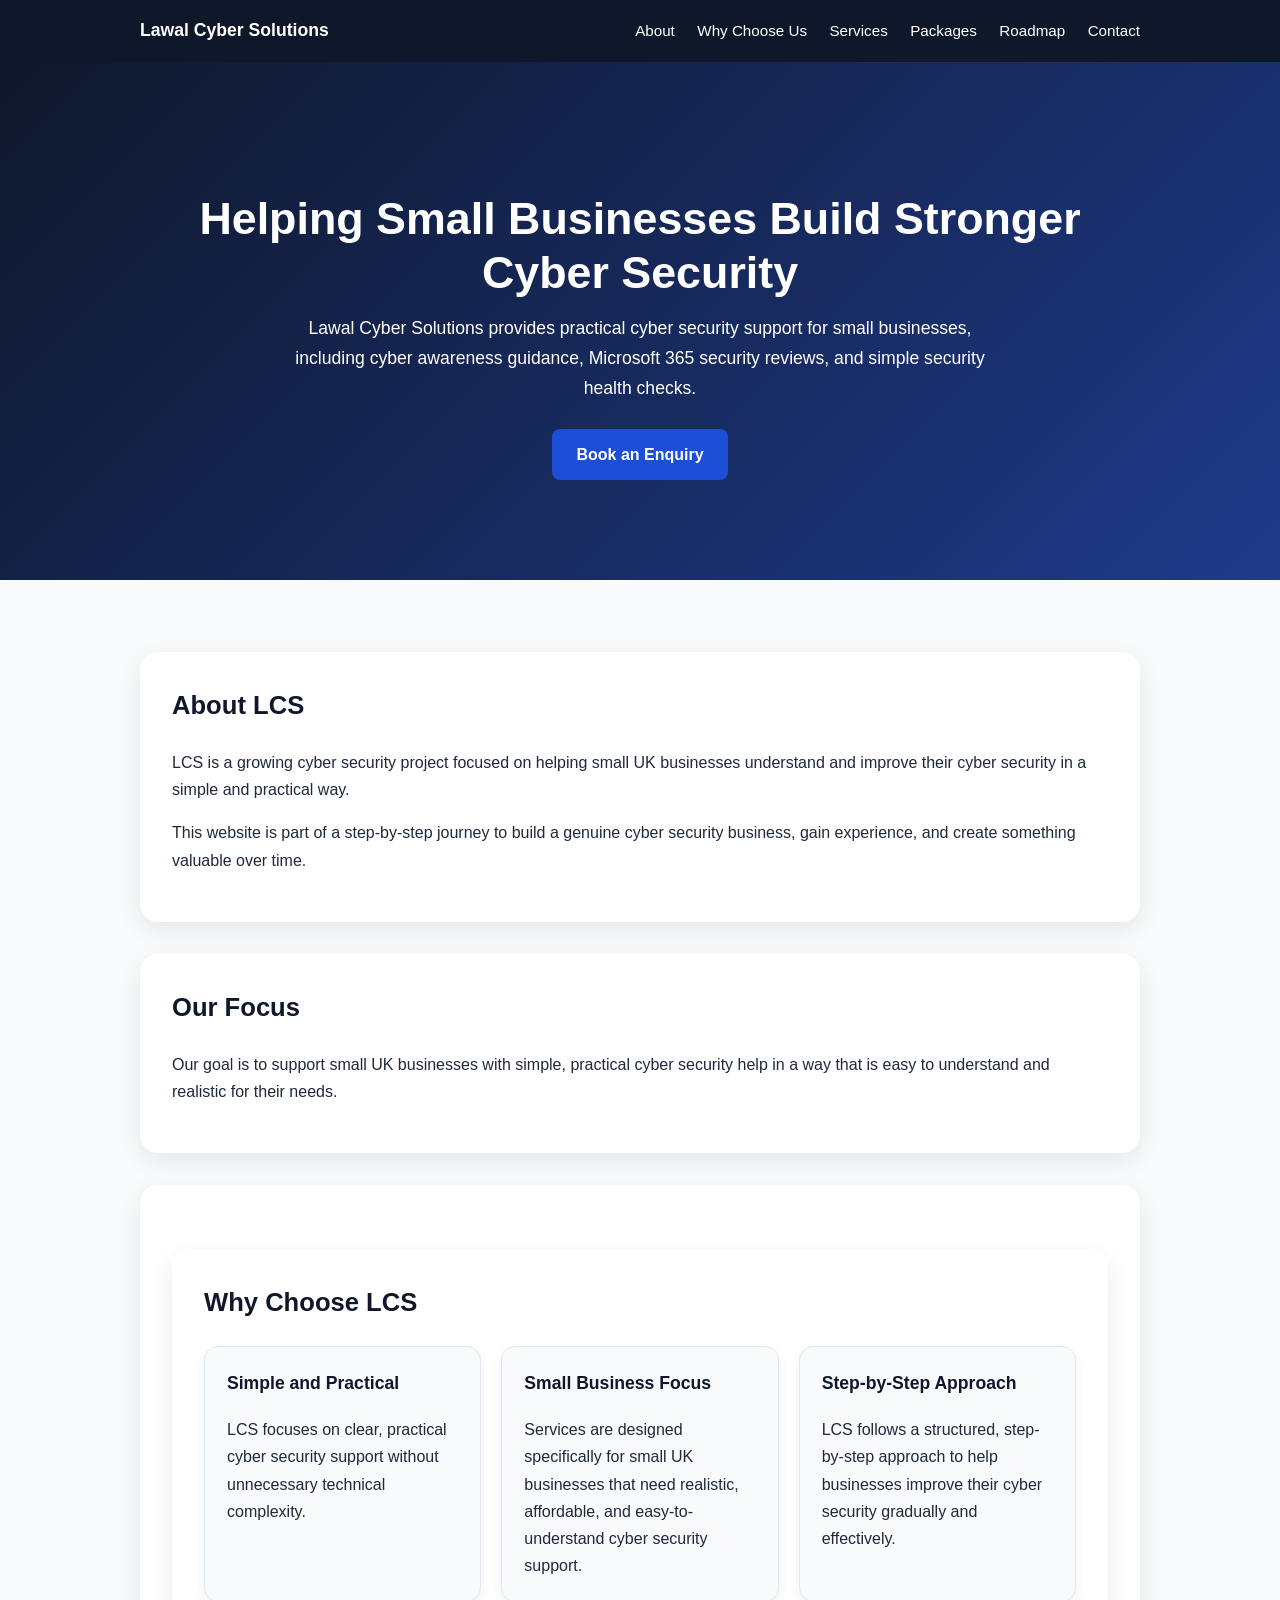
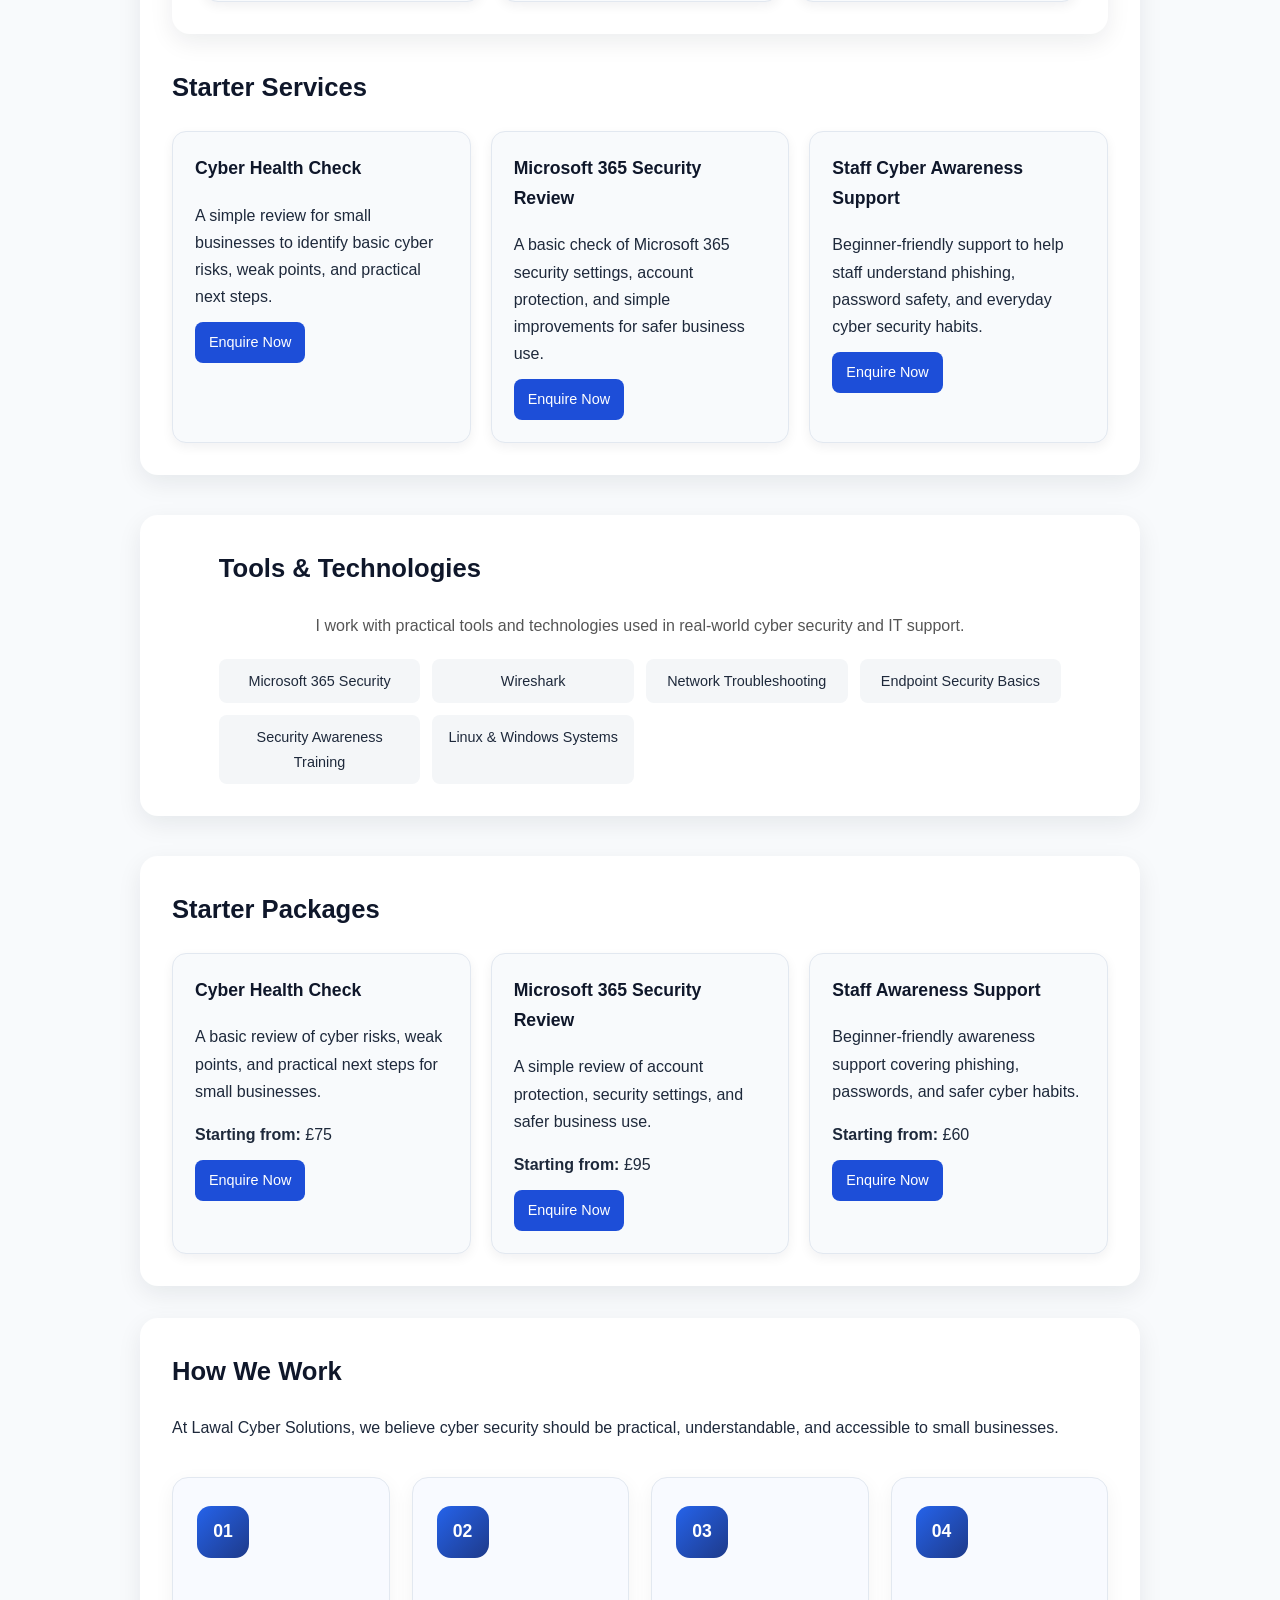
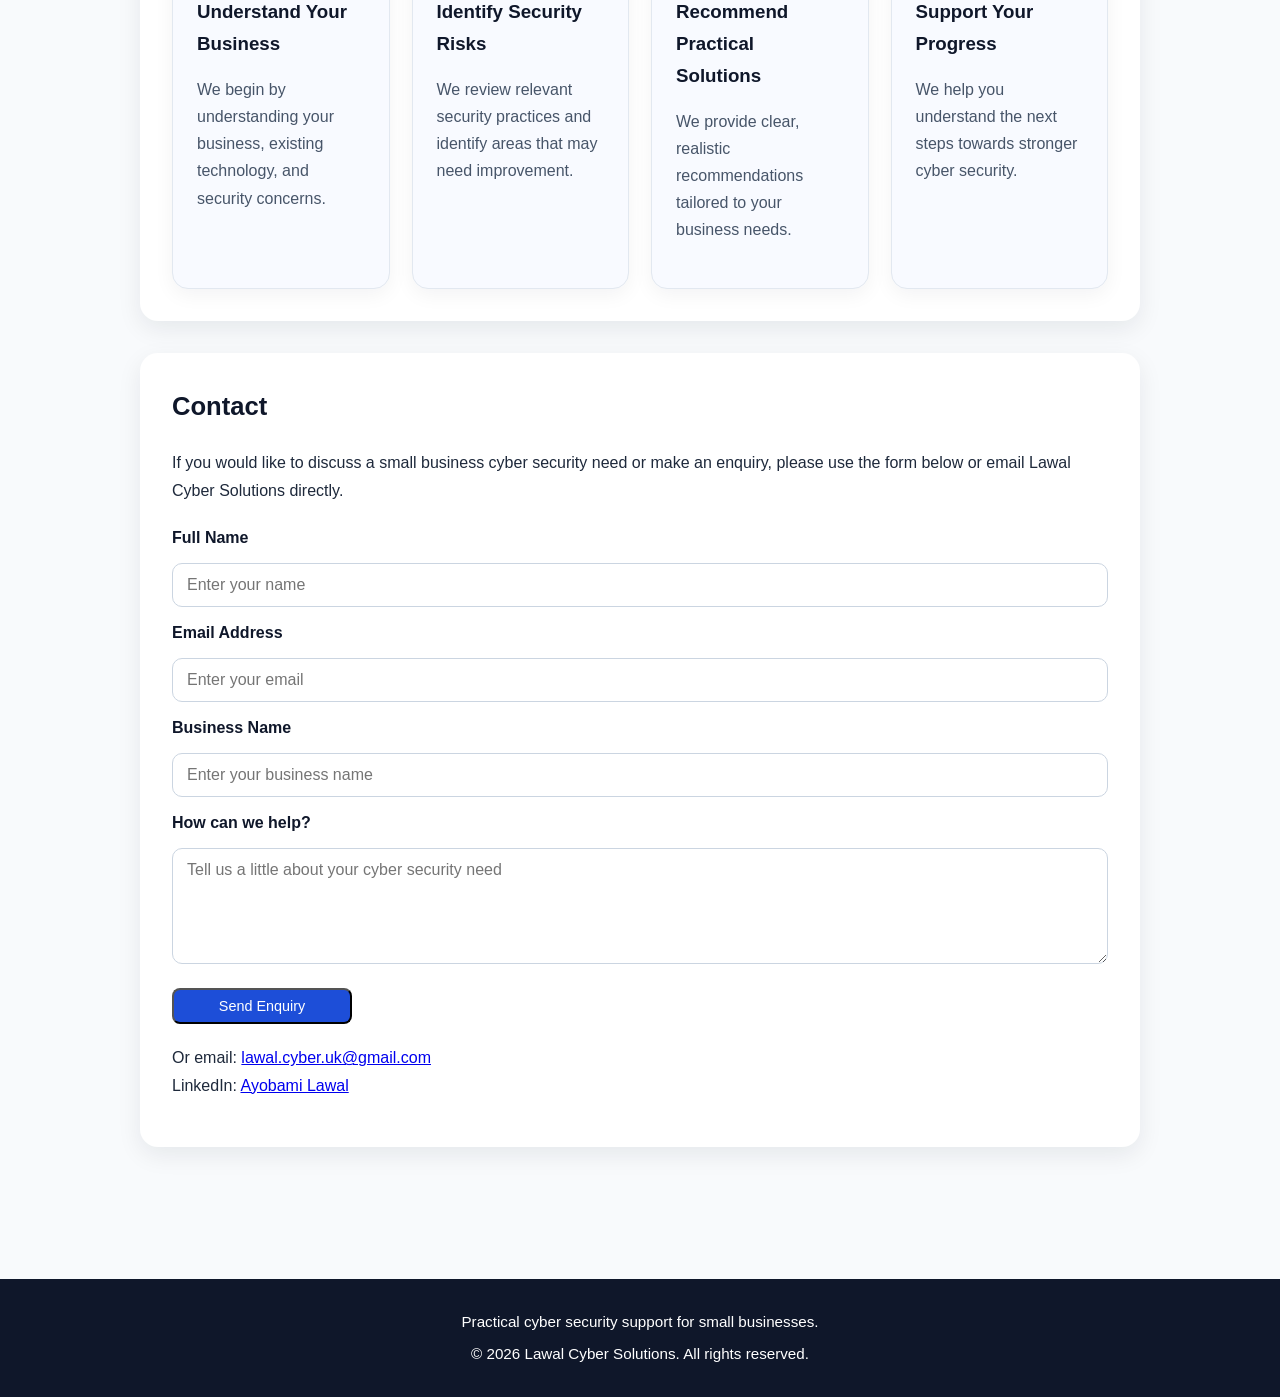
<file: index.html>
<!DOCTYPE html>
<html lang="en">
<head>
  <meta charset="UTF-8" />
  <meta name="viewport" content="width=device-width, initial-scale=1.0" />
  <title>Lawal Cyber Solutions</title>
  <link rel="stylesheet" href="style.css" />
</head>
<body>
  <nav class="navbar">
  <div class="container nav-container">
    <div class="logo">Lawal Cyber Solutions</div>
    <div class="nav-links">
      <a href="#about">About</a>
      <a href="#why-us">Why Choose Us</a>
      <a href="#services">Services</a>
      <a href="#packages">Packages</a>
      <a href="#roadmap">Roadmap</a>
      <a href="#contact">Contact</a>
    </div>
  </div>
</nav>
  <header class="hero">
  <div class="container">
    <h1>Helping Small Businesses Build Stronger Cyber Security</h1>
    <p>Lawal Cyber Solutions provides practical cyber security support for small businesses, including cyber awareness guidance, Microsoft 365 security reviews, and simple security health checks.</p>
    <a href="#contact" class="btn">Book an Enquiry</a>
  </div>
</header>

  <main class="container">
    <section id="about">
      <h2>About LCS</h2>
      <p>
        LCS is a growing cyber security project focused on helping small UK businesses
  understand and improve their cyber security in a simple and practical way.
      </p>
      <p>
        This website is part of a step-by-step journey to build a genuine cyber security business,
  gain experience, and create something valuable over time.
      </p>
    </section>

    <section>
      <h2>Our Focus</h2>
      <p>
        Our goal is to support small UK businesses with simple, practical cyber security help
        in a way that is easy to understand and realistic for their needs.
      </p>
    </section>

    <section id="services">
      <section id="why-us">
  <h2>Why Choose LCS</h2>
  <div class="service-grid">
    <div class="service-card">
      <h3>Simple and Practical</h3>
      <p>
        LCS focuses on clear, practical cyber security support
        without unnecessary technical complexity.
      </p>
    </div>

    <div class="service-card">
      <h3>Small Business Focus</h3>
      <p>
        Services are designed specifically for small UK businesses that need
        realistic, affordable, and easy-to-understand cyber security support.
      </p>
    </div>

    <div class="service-card">
      <h3>Step-by-Step Approach</h3>
      <p>
        LCS follows a structured, step-by-step approach to help
        businesses improve their cyber security gradually and effectively.
      </p>
    </div>
  </div>
</section>
  <h2>Starter Services</h2>
  <div class="service-grid">
    <div class="service-card">
      <h3>Cyber Health Check</h3>
      <p>
        A simple review for small businesses to identify basic cyber risks,
        weak points, and practical next steps.
      </p>
      <a href="#contact" class="btn-small">Enquire Now</a>
    </div>

    <div class="service-card">
      <h3>Microsoft 365 Security Review</h3>
      <p>
        A basic check of Microsoft 365 security settings, account protection,
        and simple improvements for safer business use.
      </p>
      <a href="#contact" class="btn-small">Enquire Now</a>
    </div>

    <div class="service-card">
      <h3>Staff Cyber Awareness Support</h3>
      <p>
        Beginner-friendly support to help staff understand phishing,
        password safety, and everyday cyber security habits.
      </p>
      <a href="#contact" class="btn-small">Enquire Now</a>
    </div>
  </div>
</section>
    <section class="trust">
  <div class="container">
    <h2>Tools & Technologies</h2>
    <p class="section-subtitle">
      I work with practical tools and technologies used in real-world cyber security and IT support.
    </p>

    <div class="trust-grid">
      <div class="trust-item">Microsoft 365 Security</div>
      <div class="trust-item">Wireshark</div>
      <div class="trust-item">Network Troubleshooting</div>
      <div class="trust-item">Endpoint Security Basics</div>
      <div class="trust-item">Security Awareness Training</div>
      <div class="trust-item">Linux & Windows Systems</div>
    </div>
  </div>
</section>
    <section id="packages">
  <h2>Starter Packages</h2>
  <div class="service-grid">
    <div class="service-card">
      <h3>Cyber Health Check</h3>
      <p>
        A basic review of cyber risks, weak points, and practical next steps for small businesses.
      </p>
      <p><strong>Starting from:</strong> £75</p>
      <a href="#contact" class="btn-small">Enquire Now</a>
    </div>

    <div class="service-card">
      <h3>Microsoft 365 Security Review</h3>
      <p>
        A simple review of account protection, security settings, and safer business use.
      </p>
      <p><strong>Starting from:</strong> £95</p>
      <a href="#contact" class="btn-small">Enquire Now</a>
    </div>

    <div class="service-card">
      <h3>Staff Awareness Support</h3>
      <p>
        Beginner-friendly awareness support covering phishing, passwords, and safer cyber habits.
      </p>
      <p><strong>Starting from:</strong> £60</p>
      <a href="#contact" class="btn-small">Enquire Now</a>
    </div>
  </div>
</section>


<section id="roadmap" class="work-process">
  <h2>How We Work</h2>
  <p>
    At Lawal Cyber Solutions, we believe cyber security
    should be practical, understandable, and accessible
    to small businesses.
  </p>

  <div class="process-grid">
    <div class="process-card">
      <span class="step-number">01</span>
      <h3>Understand Your Business</h3>
      <p>
        We begin by understanding your business,
        existing technology, and security concerns.
      </p>
    </div>

    <div class="process-card">
      <span class="step-number">02</span>
      <h3>Identify Security Risks</h3>
      <p>
        We review relevant security practices and
        identify areas that may need improvement.
      </p>
    </div>

    <div class="process-card">
      <span class="step-number">03</span>
      <h3>Recommend Practical Solutions</h3>
      <p>
        We provide clear, realistic recommendations
        tailored to your business needs.
      </p>
    </div>

    <div class="process-card">
      <span class="step-number">04</span>
      <h3>Support Your Progress</h3>
      <p>
        We help you understand the next steps
        towards stronger cyber security.
      </p>
    </div>
  </div>
</section>


    <section id="contact">
  <h2>Contact</h2>
  <p>
    If you would like to discuss a small business cyber security need or make an enquiry,
    please use the form below or email Lawal Cyber Solutions directly.
  </p>

  <form action="https://formspree.io/f/mwvrawwb" method="POST" class="contact-form">
    <input type="hidden" name="_next" value="https://uk-cyber-business-roadmap.vercel.app/thank-you.html" />
    <label for="name">Full Name</label>
    <input type="text" id="name" name="name" placeholder="Enter your name" />

    <label for="email">Email Address</label>
    <input type="email" id="email" name="email" placeholder="Enter your email" />

    <label for="business">Business Name</label>
    <input type="text" id="business" name="business" placeholder="Enter your business name" />

    <label for="message">How can we help?</label>
    <textarea id="message" name="message" rows="5" placeholder="Tell us a little about your cyber security need"></textarea>

    <button type="submit" class="btn-small">Send Enquiry</button>
  </form>

  <p class="contact-alt">
  Or email:
  <a href="mailto:lawal.cyber.uk@gmail.com">lawal.cyber.uk@gmail.com</a>
  <br />
  LinkedIn:
  <a href="https://www.linkedin.com/in/ayobami-lawal-200708332" target="_blank" rel="noopener noreferrer">Ayobami Lawal</a>
</p>

</section>
  </main>
  <footer class="footer">
  <div class="container">
    <p>Practical cyber security support for small businesses.</p>
    <p>© 2026 Lawal Cyber Solutions. All rights reserved.</p>
  </div>
</footer>

<script>
document.addEventListener("DOMContentLoaded", () => {
  const sections = document.querySelectorAll("main > section");

  if (!("IntersectionObserver" in window)) {
    return;
  }

  const observer = new IntersectionObserver((entries) => {
    entries.forEach((entry) => {
      if (entry.isIntersecting) {
        entry.target.classList.add("is-visible");
        observer.unobserve(entry.target);
      }
    });
  }, {
    threshold: 0.08
  });

  
sections.forEach((section) => {
  section.classList.add("reveal-ready");
});

requestAnimationFrame(() => {
  requestAnimationFrame(() => {
    sections.forEach((section) => {
      observer.observe(section);
    });
  });
});
});
</script>

</body>
</html>
</file>
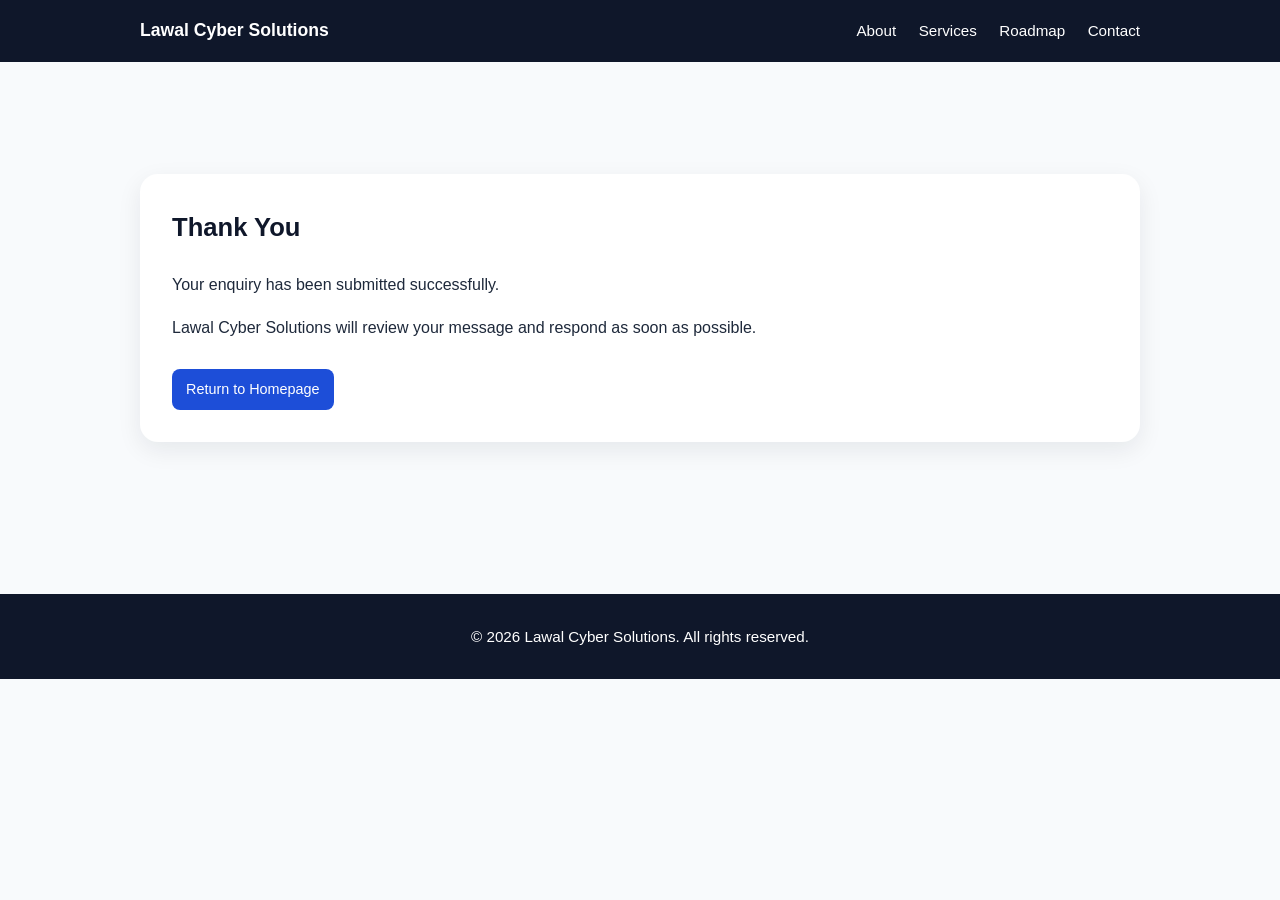
<file: thank-you.html>
<!DOCTYPE html>
<html lang="en">
<head>
  <meta charset="UTF-8" />
  <meta name="viewport" content="width=device-width, initial-scale=1.0" />
  <title>Thank You | Lawal Cyber Solutions</title>
  <link rel="stylesheet" href="style.css" />
</head>
<body>
  <nav class="navbar">
    <div class="container nav-container">
      <div class="logo">Lawal Cyber Solutions</div>
      <div class="nav-links">
        <a href="index.html#about">About</a>
        <a href="index.html#services">Services</a>
        <a href="index.html#roadmap">Roadmap</a>
        <a href="index.html#contact">Contact</a>
      </div>
    </div>
  </nav>

  <main class="container" style="padding: 80px 0;">
    <section>
      <h2>Thank You</h2>
      <p>
        Your enquiry has been submitted successfully.
      </p>
      <p>
        Lawal Cyber Solutions will review your message and respond as soon as possible.
      </p>
      <a href="index.html" class="btn-small">Return to Homepage</a>
    </section>
  </main>

  <footer class="footer">
    <div class="container">
      <p>© 2026 Lawal Cyber Solutions. All rights reserved.</p>
    </div>
  </footer>
</body>
</html>
</file>
<file: style.css>
html {
  scroll-behavior: smooth;
}

.navbar {
  background: #0f172a;
  color: white;
  padding: 16px 0;
  position: sticky;
  top: 0;
  z-index: 1000;
}

.nav-container {
  display: flex;
  justify-content: space-between;
  align-items: center;
  gap: 20px;
}

.logo {
  font-weight: bold;
  font-size: 1.1rem;
}

.nav-links a {
  color: white;
  text-decoration: none;
  margin-left: 18px;
  font-size: 0.95rem;
}

.nav-links a:hover {
  text-decoration: underline;
}
* {
  box-sizing: border-box;
}

body {
  margin: 0;
  font-family: Arial, sans-serif;
  background: #f8fafc;
  color: #1e293b;
  line-height: 1.7;
}

.container {
  width: 90%;
  max-width: 1000px;
  margin: auto;
}

.hero {
  background: linear-gradient(135deg, #0f172a, #1e3a8a);
  color: white;
  padding: 100px 20px;
  text-align: center;
}

.hero h1 {
  margin-bottom: 15px;
  font-size: 2.8rem;
  line-height: 1.2;
}

.hero p {
  max-width: 700px;
  margin: 0 auto 25px;
  font-size: 1.1rem;
}

.btn {
  display: inline-block;
  padding: 12px 24px;
  background-color: #1d4ed8;
  color: #fff;
  border-radius: 8px;
  text-decoration: none;
  font-weight: 600;
  border: none;
  cursor: pointer;
  transition: all 0.2s ease;
}

.btn:hover {
  background-color: #1e40af;
  transform: translateY(-1px);
}

.btn:hover {
  background: #dbeafe;
}

main {
  padding: 40px 0 60px;
}

section {
  background: white;
  margin: 32px 0;
  padding: 32px;
  border-radius: 18px;
  box-shadow: 0 8px 24px rgba(15, 23, 42, 0.08);
}

h2 {
  margin-top: 0;
  color: #0f172a;
  font-size: 1.6rem;
}

p, li {
  font-size: 1rem;
}

ul, ol {
  padding-left: 22px;
}

li {
  margin-bottom: 10px;
}

@media (max-width: 768px) {
  .hero {
    padding: 70px 20px;
  }
  .nav-container {
    flex-direction: column;
    align-items: flex-start;
  }

  .nav-links a {
    display: inline-block;
    margin: 8px 12px 0 0;
  }

  .hero h1 {
    font-size: 2.1rem;
  }

  section {
    padding: 22px;
  }
}
.footer {
  background: #0f172a;
  color: white;
  text-align: center;
  padding: 24px 20px;
  margin-top: 40px;
}

.footer p {
  margin: 6px 0;
  font-size: 0.95rem;
}
.service-grid {
  display: grid;
  grid-template-columns: repeat(auto-fit, minmax(220px, 1fr));
  gap: 20px;
  margin-top: 20px;
}
.service-card {
  background: #f8fafc;
  border: 1px solid #e2e8f0;
  border-radius: 14px;
  padding: 22px;
  box-shadow: 0 4px 12px rgba(15, 23, 42, 0.06);
  transition: transform 0.2s ease, box-shadow 0.2s ease;
}

.service-card:hover {
  transform: translateY(-4px);
  box-shadow: 0 8px 20px rgba(15, 23, 42, 0.10);
}


.service-card h3 {
  margin-top: 0;
  color: #0f172a;
  font-size: 1.1rem;
}

.service-card p {
  margin-bottom: 0;
}
.btn-small {
  display: inline-block;
  margin-top: 12px;
  padding: 8px 14px;
  background: #1d4ed8;
  color: white;
  border-radius: 8px;
  text-decoration: none;
  font-size: 0.9rem;
}

.btn-small:hover {
  background: #1e40af;
}
.contact-form {
  display: flex;
  flex-direction: column;
  gap: 12px;
  margin-top: 20px;
}
.contact-form .btn-small {
  width: fit-content;
  min-width: 180px;
  align-self: flex-start;
}

.contact-form label {
  font-weight: 600;
  color: #0f172a;
}

.contact-form input,
.contact-form textarea {
  width: 100%;
  padding: 12px 14px;
  border: 1px solid #cbd5e1;
  border-radius: 10px;
  font-size: 1rem;
  font-family: Arial, sans-serif;
  box-sizing: border-box;
}

.contact-form input:focus,
.contact-form textarea:focus {
  outline: none;
  border-color: #1d4ed8;
}

.contact-alt {
  margin-top: 20px;
}
/* Trust / Tools Section */
.trust {
  margin: 40px 0;
}

.section-subtitle {
  text-align: center;
  color: #555;
  margin-bottom: 20px;
}

.trust-grid {
  display: grid;
  grid-template-columns: repeat(auto-fit, minmax(160px, 1fr));
  gap: 12px;
  margin-top: 20px;
}

.trust-item {
  background: #f4f6f8;
  padding: 10px 14px;
  border-radius: 8px;
  text-align: center;
  font-size: 0.9rem;
  font-weight: 500;
}

/* LCS - How We Work Section */

#how-we-work {
  padding: 60px 40px;
}

#how-we-work h2 {
  text-align: center;
  margin-bottom: 16px;
}

.process-grid {
  display: grid;
  grid-template-columns: repeat(4, minmax(0, 1fr));
  gap: 22px;
  margin-top: 35px;
}

.process-card {
  background: #f8faff;
  padding: 28px 24px;
  border: 1px solid #e2e8f0;
  border-radius: 16px;
  box-shadow: 0 6px 20px rgba(15, 23, 42, 0.05);
  transition: transform 0.3s ease,
              box-shadow 0.3s ease;
}

.process-card:hover {
  transform: translateY(-6px);
  box-shadow: 0 16px 32px rgba(15, 23, 42, 0.12);
}

.step-number {
  display: inline-flex;
  align-items: center;
  justify-content: center;
  width: 52px;
  height: 52px;
  margin-bottom: 20px;
  border-radius: 14px;
  background: linear-gradient(135deg, #2563eb, #1e3a8a);
  color: white;
  font-size: 1.1rem;
  font-weight: 700;
}

.process-card h3 {
  color: #0f172a;
  margin-bottom: 14px;
}

.process-card p {
  color: #475569;
  line-height: 1.7;
}

@media (max-width: 1000px) {
  .process-grid {
    grid-template-columns: repeat(2, minmax(0, 1fr));
  }
}

@media (max-width: 600px) {
  #how-we-work {
    padding: 35px 18px;
  }

  .process-grid {
    grid-template-columns: 1fr;
  }
}

@media (prefers-reduced-motion: reduce) {
  .process-card {
    transition: none;
  }

  .process-card:hover {
    transform: none;
  }
}

/* LCS Scroll Reveal Animation */

@media (prefers-reduced-motion: no-preference) {
  main > section.reveal-ready {
    opacity: 0;
    transform: translateY(24px);
    transition:
      opacity 0.7s ease,
      transform 0.7s ease;
  }

  main > section.reveal-ready.is-visible {
    opacity: 1;
    transform: translateY(0);
  }
}
/* LCS Mobile Navigation */
@media (max-width: 600px) {
    .nav-container {
        flex-direction: column;
        align-items: center;
        gap: 12px;
    }

    .nav-links {
        display: flex;
        flex-wrap: wrap;
        justify-content: center;
        gap: 10px 14px;
    }

    .nav-links a {
        margin-left: 0;
        font-size: 0.85rem;
    }
}
</file>
